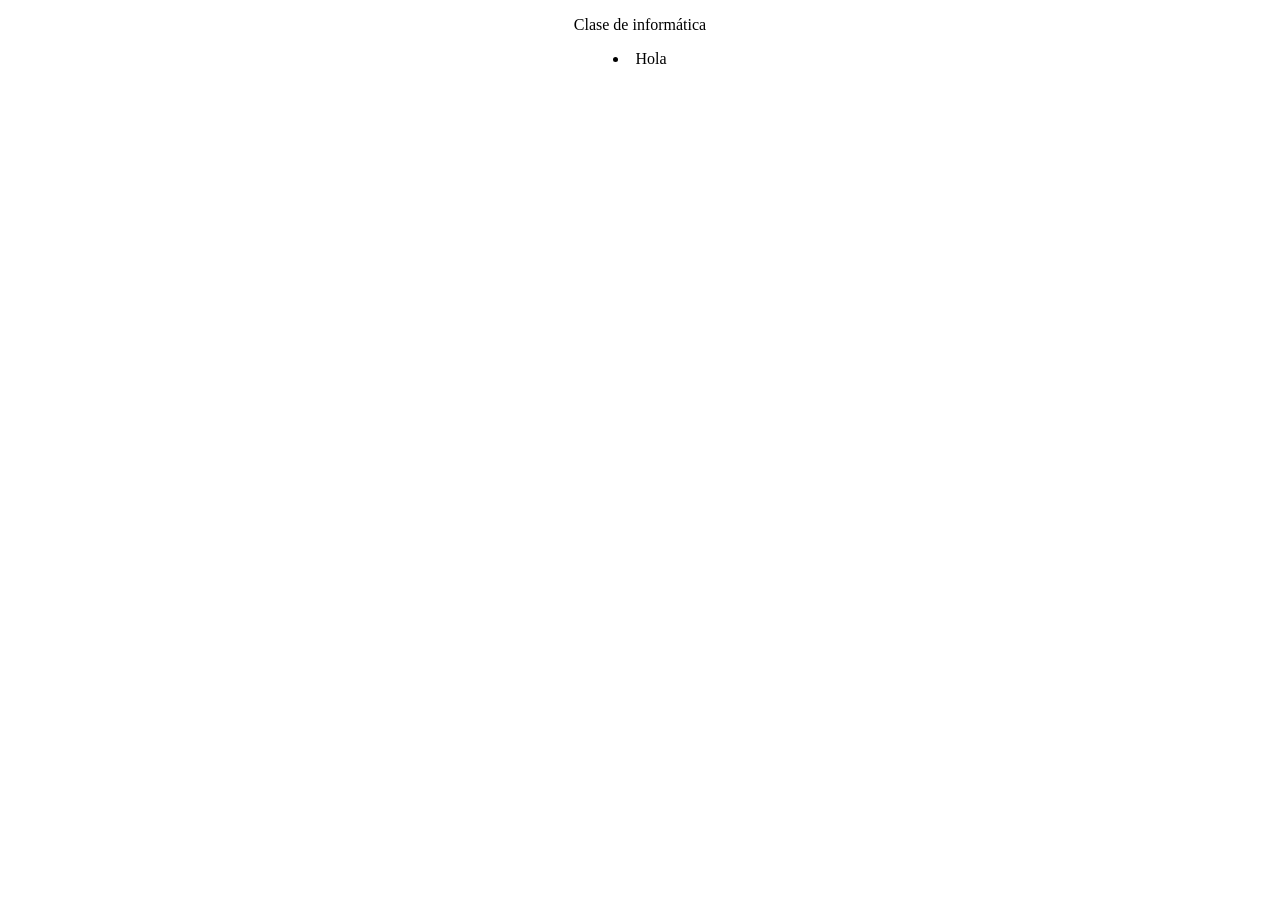
<file: Info.ce/index.html>
<!DOCTYPE html>
<html lang="en">
<head>
    <meta charset="UTF-8">
    <meta name="viewport" content="width=device-width, initial-scale=1.0">
    <title>Document</title>

    <style>
        .Color {
            color: green;
        }
    </style>

</head>
<body class="texto">
    <p>Clase de informática
    </p>
</body>
    <li>Hola</li>
    <link rel="stylesheet" href="index.css">
</body>
</html>
</file>
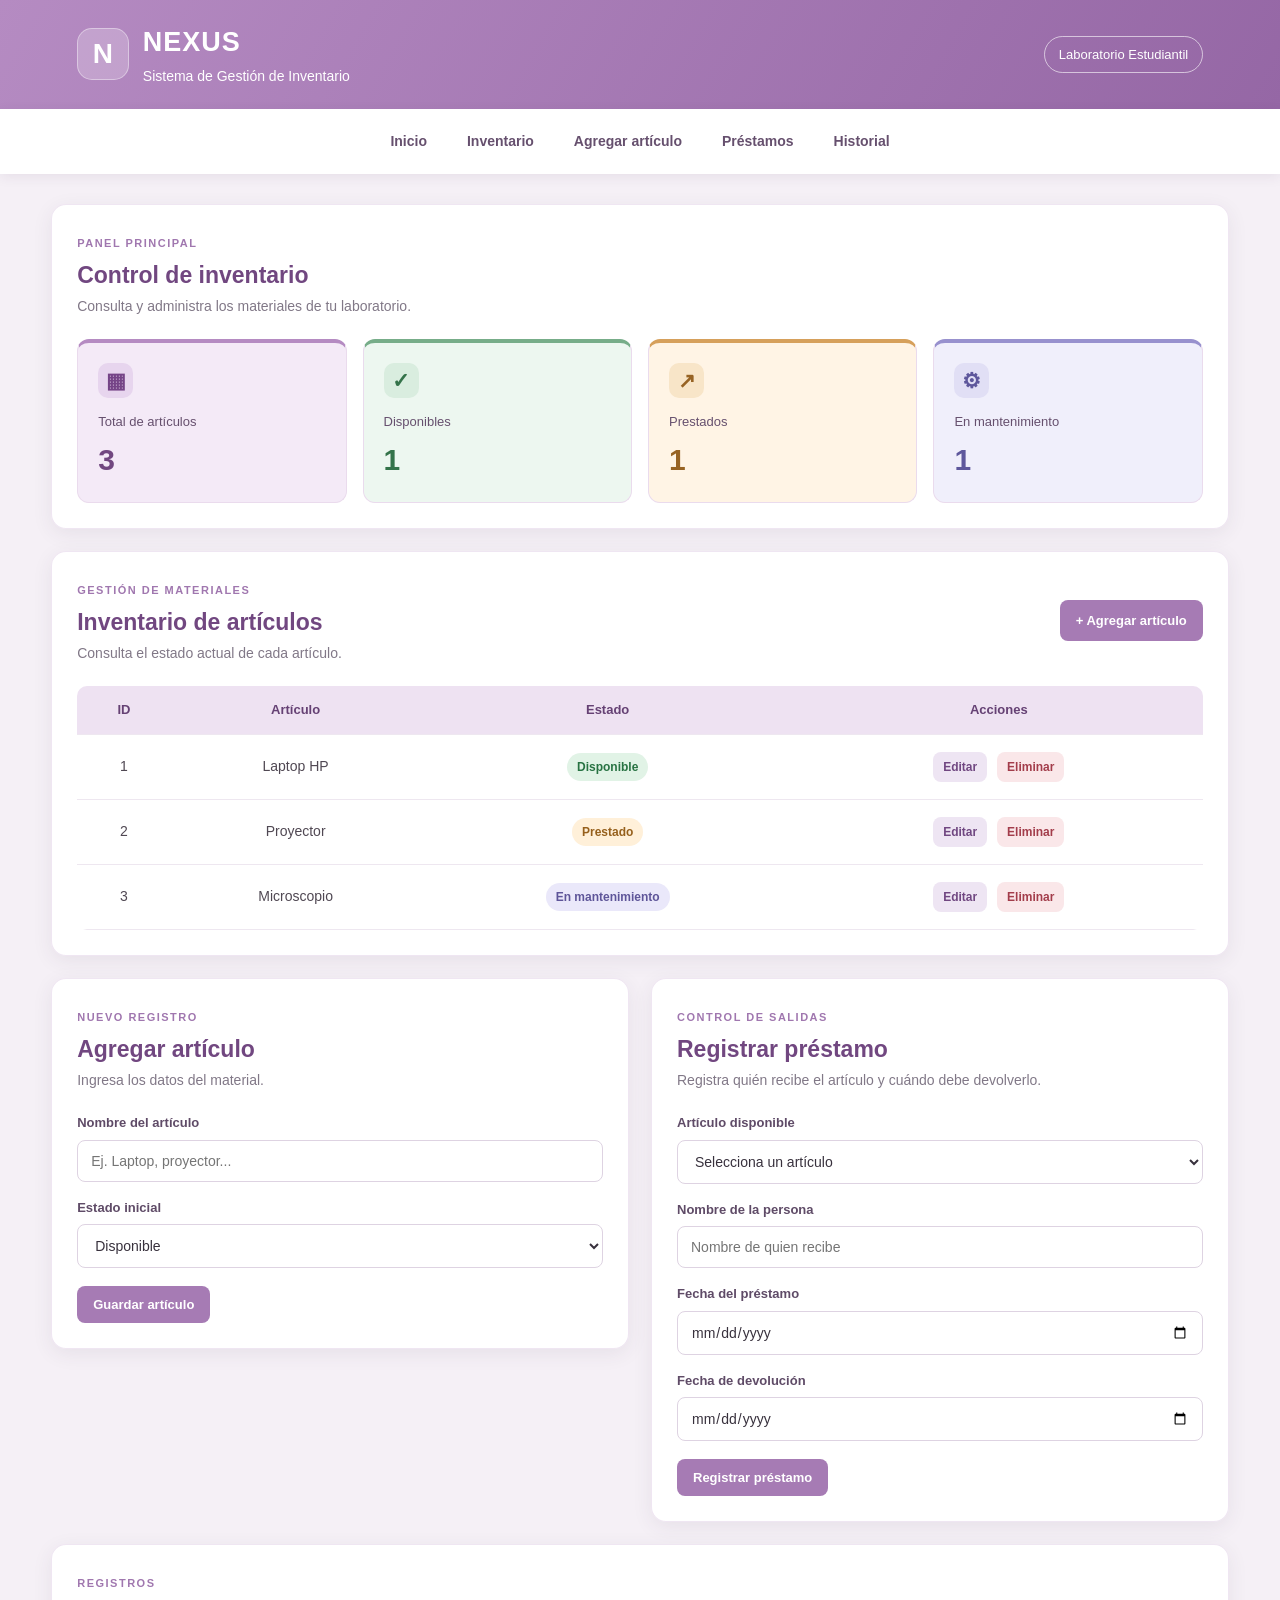
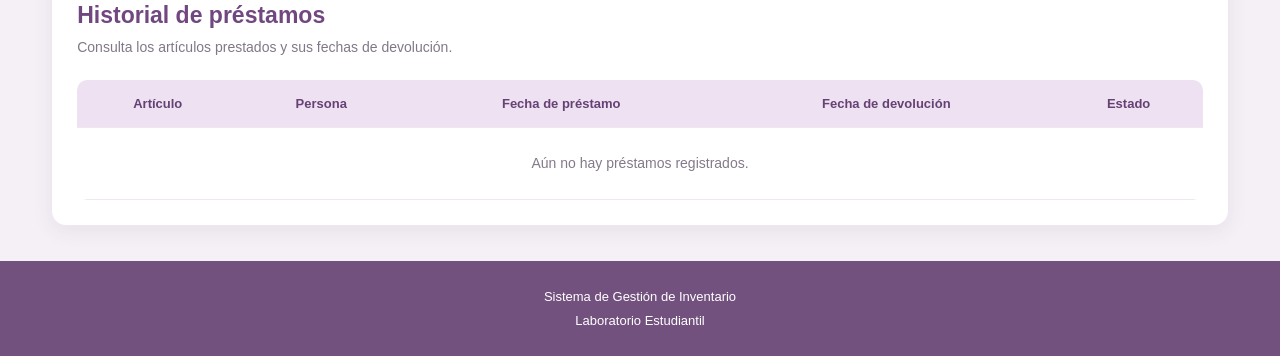
<file: info_B/index.html>
<!DOCTYPE html>
<html lang="es">
<head>
    <meta charset="UTF-8">
    <meta name="viewport" content="width=device-width, initial-scale=1.0">
    <title> Gestión de Inventario</title>
    <link rel="stylesheet" href="index.css">
</head>

<body style="background-image: url('https://static.vecteezy.com/system/resources/previews/002/078/291/non_2x/crumpled-paper-background-free-photo.jpg');
             background-size: cover;
             background-position: center;
             background-repeat: no-repeat;
             background-attachment: fixed;">

<header class="encabezado">
    <div class="marca">
        <div class="logo">N</div>
        <div>
            <h1>NEXUS</h1>
            <p>Sistema de Gestión de Inventario</p>
        </div>
    </div>
    <span class="etiqueta-laboratorio">Laboratorio Estudiantil</span>
</header>

<nav>
    <a href="#inicio">Inicio</a>
    <a href="#inventario">Inventario</a>
    <a href="#agregar">Agregar artículo</a>
    <a href="#prestamos">Préstamos</a>
    <a href="#historial">Historial</a>
</nav>

<main>
    <section id="inicio" class="bienvenida">
        <div class="titulo-seccion">
            <div>
                <span class="subtitulo">PANEL PRINCIPAL</span>
                <h2>Control de inventario</h2>
                <p>Consulta y administra los materiales de tu laboratorio.</p>
            </div>
        </div>

        <div class="resumen">
            <div class="tarjeta">
                <span class="icono">▦</span>
                <h3>Total de artículos</h3>
                <p id="total">0</p>
            </div>

            <div class="tarjeta disponible">
                <span class="icono">✓</span>
                <h3>Disponibles</h3>
                <p id="disponibles">0</p>
            </div>

            <div class="tarjeta prestado">
                <span class="icono">↗</span>
                <h3>Prestados</h3>
                <p id="prestados">0</p>
            </div>

            <div class="tarjeta mantenimiento">
                <span class="icono">⚙</span>
                <h3>En mantenimiento</h3>
                <p id="mantenimiento">0</p>
            </div>
        </div>
    </section>

    <section id="inventario" class="panel">
        <div class="titulo-seccion">
            <div>
                <span class="subtitulo">GESTIÓN DE MATERIALES</span>
                <h2>Inventario de artículos</h2>
                <p>Consulta el estado actual de cada artículo.</p>
            </div>
            <a href="#agregar" class="enlace-boton">+ Agregar artículo</a>
        </div>

        <div class="tabla-contenedor">
            <table>
                <thead>
                    <tr>
                        <th>ID</th>
                        <th>Artículo</th>
                        <th>Estado</th>
                        <th>Acciones</th>
                    </tr>
                </thead>
                <tbody id="tablaInventario"></tbody>
            </table>
        </div>
    </section>

    <section id="agregar" class="panel">
        <div class="titulo-seccion">
            <div>
                <span class="subtitulo">NUEVO REGISTRO</span>
                <h2>Agregar artículo</h2>
                <p>Ingresa los datos del material.</p>
            </div>
        </div>

        <form id="formulario">
            <label for="nombre">Nombre del artículo</label>
            <input type="text" id="nombre"
                   placeholder="Ej. Laptop, proyector..."
                   required>

            <label for="estado">Estado inicial</label>
            <select id="estado">
                <option value="Disponible">Disponible</option>
                <option value="Prestado">Prestado</option>
                <option value="En mantenimiento">En mantenimiento</option>
            </select>

            <button type="submit">Guardar artículo</button>
        </form>
    </section>

    <section id="prestamos" class="panel">
        <div class="titulo-seccion">
            <div>
                <span class="subtitulo">CONTROL DE SALIDAS</span>
                <h2>Registrar préstamo</h2>
                <p>Registra quién recibe el artículo y cuándo debe devolverlo.</p>
            </div>
        </div>

        <form id="formPrestamo">
            <label for="articuloPrestamo">Artículo disponible</label>
            <select id="articuloPrestamo" required>
                <option value="">Selecciona un artículo</option>
            </select>

            <label for="persona">Nombre de la persona</label>
            <input type="text" id="persona"
                   placeholder="Nombre de quien recibe"
                   required>

            <label for="fechaPrestamo">Fecha del préstamo</label>
            <input type="date" id="fechaPrestamo" required>

            <label for="fechaDevolucion">Fecha de devolución</label>
            <input type="date" id="fechaDevolucion" required>

            <button type="submit">Registrar préstamo</button>
        </form>
    </section>

    <section id="historial" class="panel">
        <div class="titulo-seccion">
            <div>
                <span class="subtitulo">REGISTROS</span>
                <h2>Historial de préstamos</h2>
                <p>Consulta los artículos prestados y sus fechas de devolución.</p>
            </div>
        </div>

        <div class="tabla-contenedor">
            <table>
                <thead>
                    <tr>
                        <th>Artículo</th>
                        <th>Persona</th>
                        <th>Fecha de préstamo</th>
                        <th>Fecha de devolución</th>
                        <th>Estado</th>
                    </tr>
                </thead>
                <tbody id="historialTabla"></tbody>
            </table>
        </div>
    </section>

</main>

<footer>
    <p> Sistema de Gestión de Inventario</p>
    <p>Laboratorio Estudiantil</p>
</footer>

<script>
const $ = id => document.getElementById(id);

let articulos = JSON.parse(localStorage.getItem("articulos")) || [
    { id: 1, nombre: "Laptop HP", estado: "Disponible" },
    { id: 2, nombre: "Proyector", estado: "Prestado" },
    { id: 3, nombre: "Microscopio", estado: "En mantenimiento" }
];

let prestamos = JSON.parse(localStorage.getItem("prestamos")) || [];

function guardarDatos() {
    localStorage.setItem("articulos", JSON.stringify(articulos));
    localStorage.setItem("prestamos", JSON.stringify(prestamos));
}

function mostrar() {
    $("tablaInventario").innerHTML = articulos.map((a, i) => `
        <tr>
            <td>${a.id}</td>
            <td>${a.nombre}</td>
            <td><span class="estado ${claseEstado(a.estado)}">${a.estado}</span></td>
            <td class="acciones">
                <button type="button" class="boton-editar"
                    onclick="editar(${i})">Editar</button>
                <button type="button" class="boton-eliminar"
                    onclick="eliminar(${i})">Eliminar</button>
            </td>
        </tr>
    `).join("");

    $("total").textContent = articulos.length;
    $("disponibles").textContent =
        articulos.filter(a => a.estado === "Disponible").length;
    $("prestados").textContent =
        articulos.filter(a => a.estado === "Prestado").length;
    $("mantenimiento").textContent =
        articulos.filter(a => a.estado === "En mantenimiento").length;

    const disponibles = articulos.filter(a => a.estado === "Disponible");

    $("articuloPrestamo").innerHTML =
        '<option value="">Selecciona un artículo</option>' +
        disponibles.map(a =>
            `<option value="${a.id}">${a.nombre}</option>`
        ).join("");

    mostrarPrestamos();
    guardarDatos();
}

function claseEstado(estado) {
    if (estado === "Disponible") return "estado-disponible";
    if (estado === "Prestado") return "estado-prestado";
    return "estado-mantenimiento";
}

$("formulario").addEventListener("submit", function(e) {
    e.preventDefault();

    const nombre = $("nombre").value.trim();
    const estado = $("estado").value;

    if (!nombre) return;

    const nuevoId = Math.max(0, ...articulos.map(a => Number(a.id))) + 1;

    articulos.push({
        id: nuevoId,
        nombre: nombre,
        estado: estado
    });

    mostrar();
    this.reset();
    alert("Artículo agregado correctamente.");
});

function eliminar(i) {
    const articulo = articulos[i];

    const tienePrestamoActivo = prestamos.some(p =>
        Number(p.articuloId) === Number(articulo.id) && !p.devuelto
    );

    if (tienePrestamoActivo) {
        alert("No puedes eliminar un artículo con un préstamo activo.");
        return;
    }

    if (confirm("¿Deseas eliminar este artículo?")) {
        articulos.splice(i, 1);
        mostrar();
    }
}

function editar(i) {
    const articulo = articulos[i];

    const nombreNuevo = prompt("Nombre del artículo:", articulo.nombre);
    if (nombreNuevo === null || !nombreNuevo.trim()) return;

    const estadoNuevo = prompt(
        "Escribe el estado: Disponible, Prestado o En mantenimiento",
        articulo.estado
    );

    if (estadoNuevo === null) return;

    const estadosValidos = [
        "Disponible", "Prestado", "En mantenimiento"
    ];

    const estadoCorrecto = estadosValidos.find(
        e => e.toLowerCase() === estadoNuevo.trim().toLowerCase()
    );

    if (!estadoCorrecto) {
        alert("Estado no válido.");
        return;
    }

    articulo.nombre = nombreNuevo.trim();
    articulo.estado = estadoCorrecto;

    mostrar();
}

function mostrarPrestamos() {
    $("historialTabla").innerHTML = prestamos.map(p => {
        const fecha = p.fecha || "";
        const devolucion = p.devolucion || "";
        const devuelto = Boolean(p.devuelto);

        return `
            <tr>
                <td>${p.articulo}</td>
                <td>${p.persona}</td>
                <td>${fecha}</td>
                <td>${devolucion}</td>
                <td>
                    ${devuelto
                        ? '<span class="estado estado-disponible">Devuelto</span>'
                        : '<span class="estado estado-prestado">Pendiente</span>'}
                    ${!devuelto && p.articuloId != null
                        ? `<button type="button" class="boton-editar"
                            onclick="marcarDevuelto(${p.id})">Marcar devuelto</button>`
                        : ""}
                </td>
            </tr>
        `;
    }).join("");

    if (prestamos.length === 0) {
        $("historialTabla").innerHTML =
            '<tr><td colspan="5" class="vacio">Aún no hay préstamos registrados.</td></tr>';
    }
}

$("formPrestamo").addEventListener("submit", function(e) {
    e.preventDefault();

    const articuloId = Number($("articuloPrestamo").value);
    const persona = $("persona").value.trim();
    const fecha = $("fechaPrestamo").value;
    const devolucion = $("fechaDevolucion").value;

    if (!articuloId || !persona || !fecha || !devolucion) {
        alert("Completa todos los campos.");
        return;
    }

    if (devolucion < fecha) {
        alert("La fecha de devolución no puede ser anterior al préstamo.");
        return;
    }

    const articulo = articulos.find(a => Number(a.id) === articuloId);

    if (!articulo || articulo.estado !== "Disponible") {
        alert("El artículo ya no está disponible para préstamo.");
        mostrar();
        return;
    }

    const nuevoPrestamo = {
        id: Date.now(),
        articuloId: articulo.id,
        articulo: articulo.nombre,
        persona: persona,
        fecha: fecha,
        devolucion: devolucion,
        devuelto: false
    };

    prestamos.push(nuevoPrestamo);
    articulo.estado = "Prestado";

    mostrar();
    this.reset();

    alert("¡Préstamo registrado correctamente!");
});

function marcarDevuelto(id) {
    const prestamo = prestamos.find(p => Number(p.id) === Number(id));
    if (!prestamo || prestamo.devuelto) return;

    if (!confirm("¿Confirmas que el artículo fue devuelto?")) return;

    prestamo.devuelto = true;

    const articulo = articulos.find(
        a => Number(a.id) === Number(prestamo.articuloId)
    );

    if (articulo) {
        articulo.estado = "Disponible";
    }

    mostrar();
    alert("Devolución registrada correctamente.");
}

mostrar();
</script>

</body>
</html>
</file>
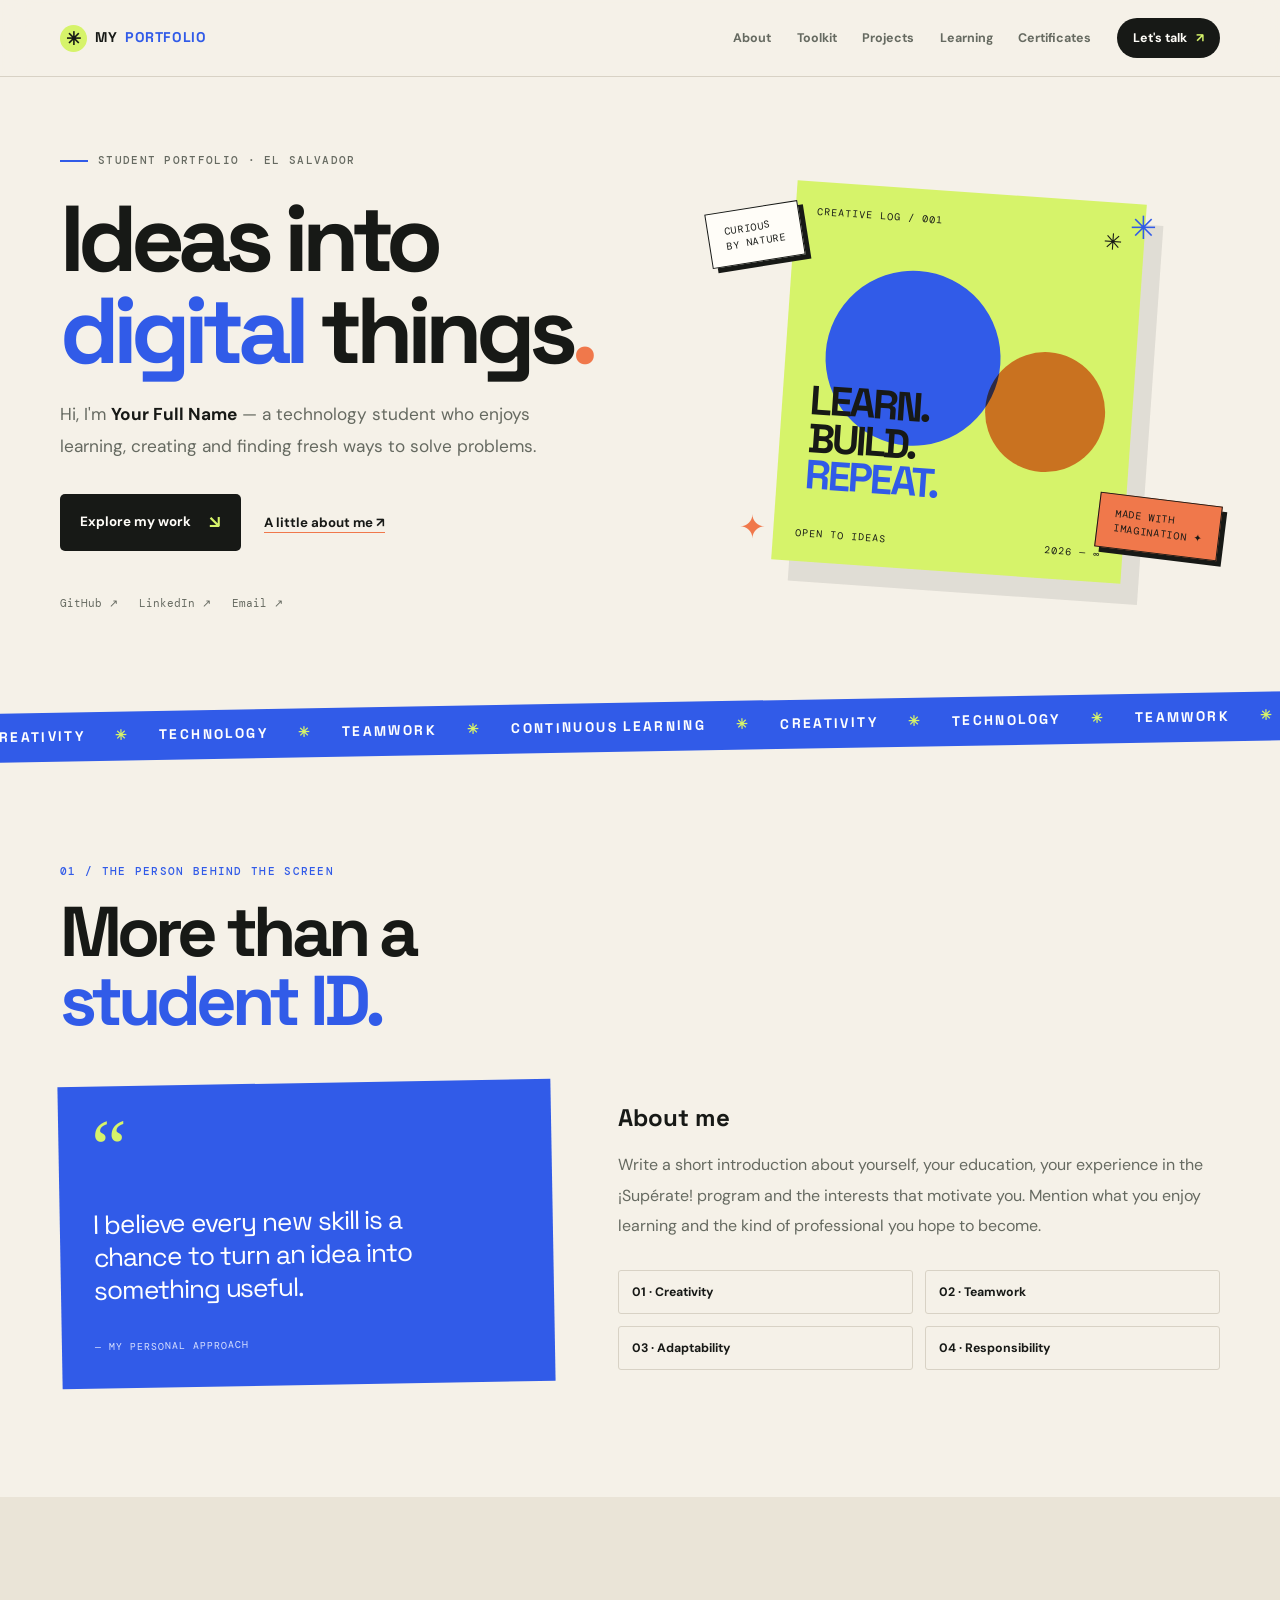
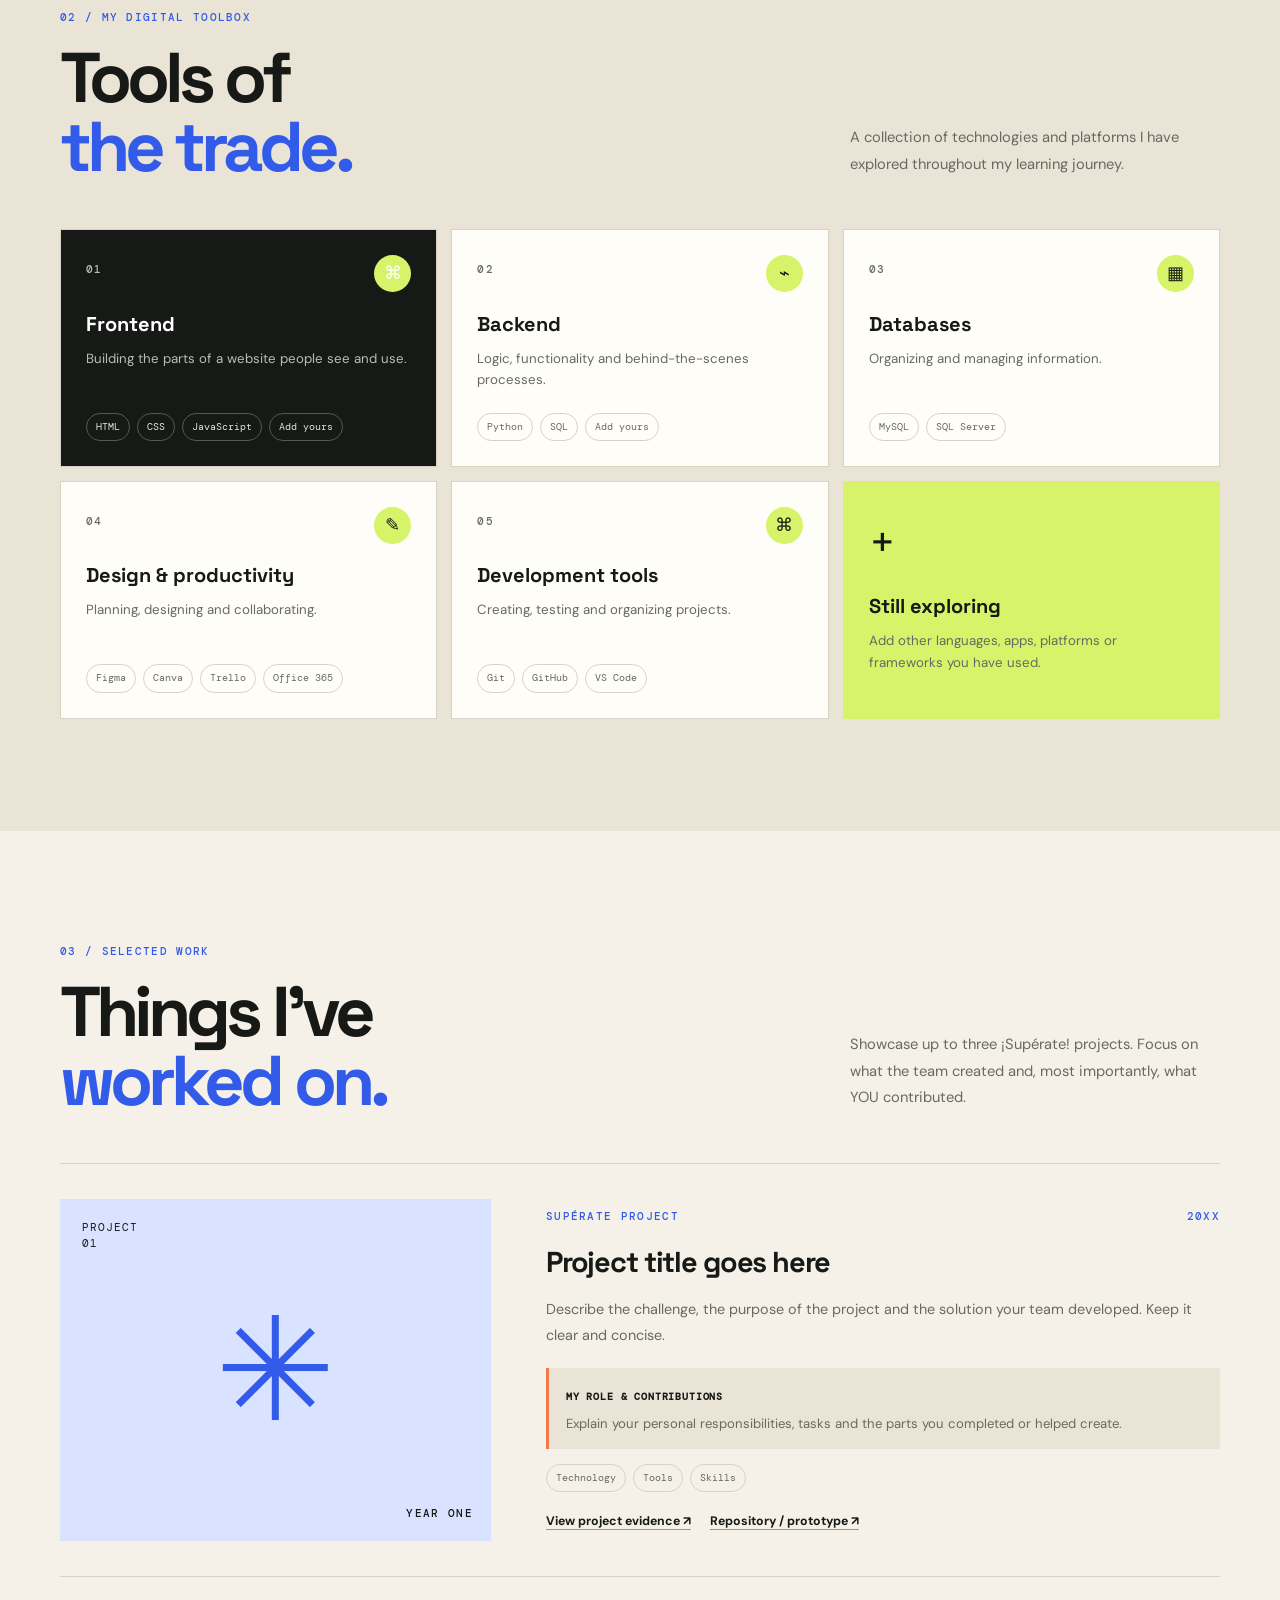
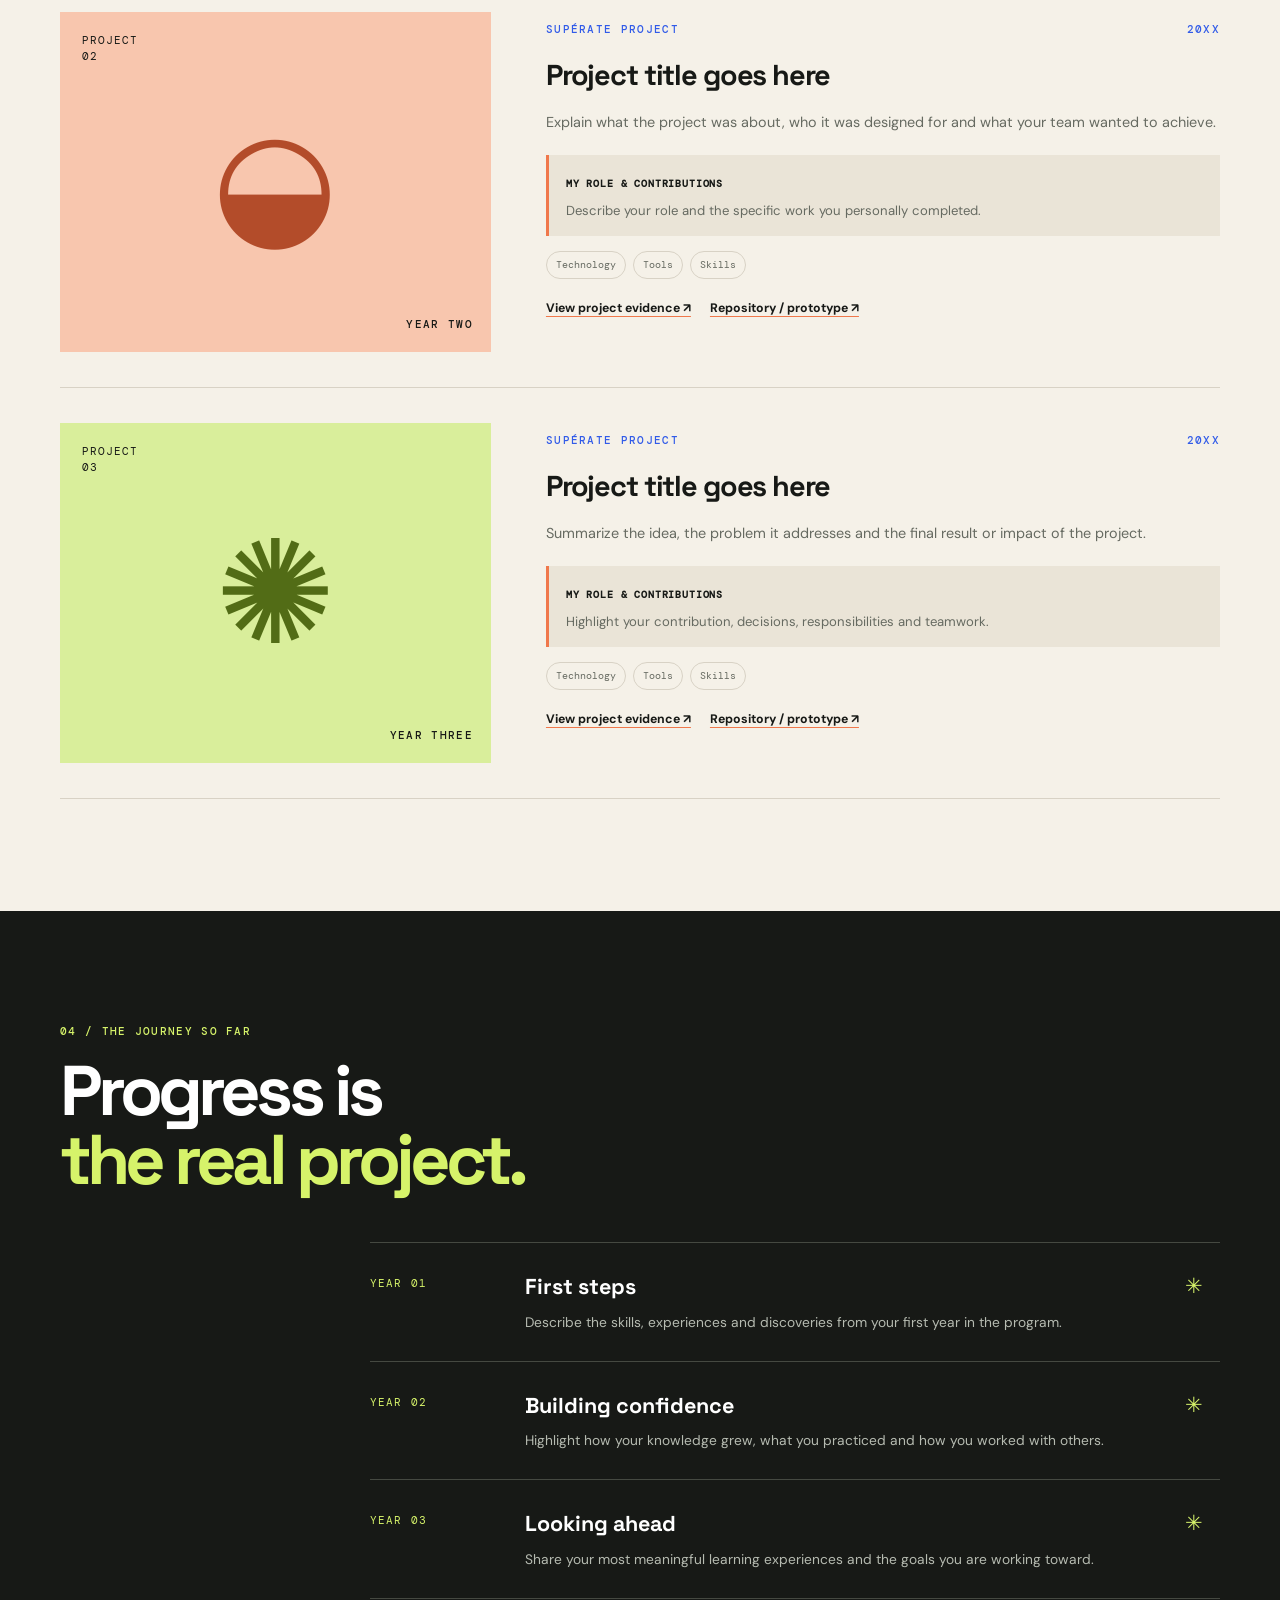
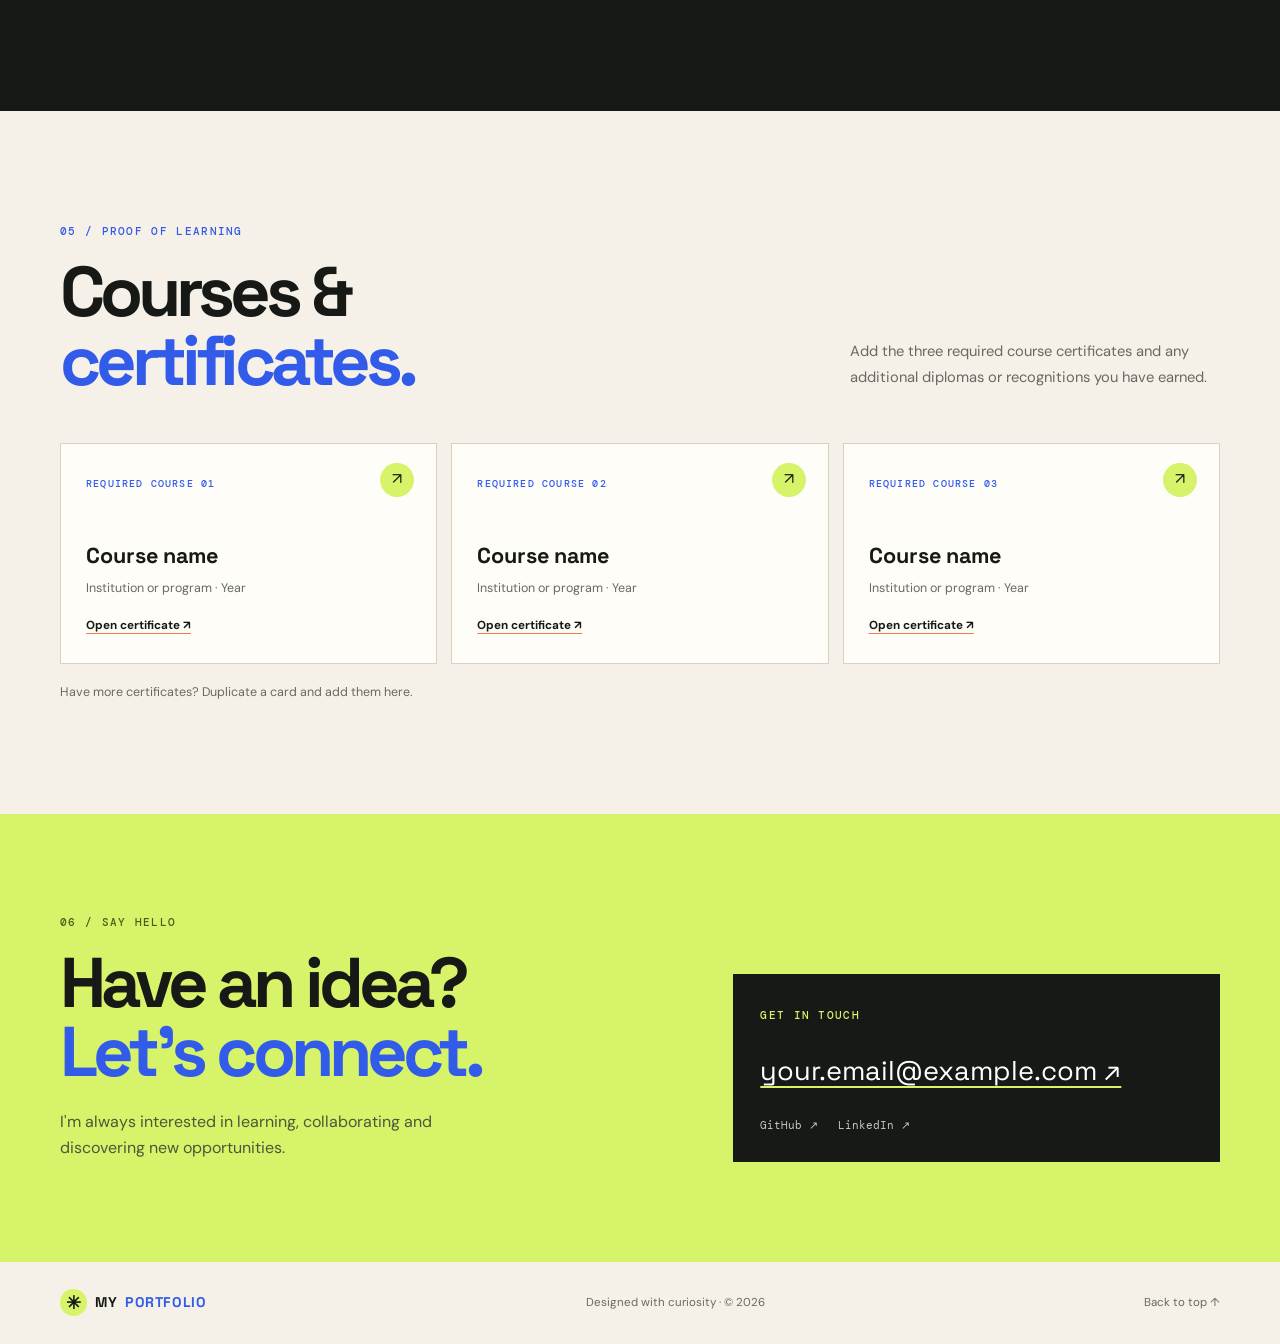
<file: Rediseing/My-Portfolio/index.html>
<!DOCTYPE html>
<html lang="en">
<head>
    <meta charset="UTF-8">
    <meta name="viewport" content="width=device-width, initial-scale=1.0">
    <meta name="description" content="My student and technology portfolio">
    <title>My Portfolio | Creative Technologist</title>
    <link rel="preconnect" href="https://fonts.googleapis.com">
    <link rel="preconnect" href="https://fonts.gstatic.com" crossorigin>
    <link href="https://fonts.googleapis.com/css2?family=DM+Mono:wght@400;500&family=DM+Sans:wght@400;500;600;700;800&family=Space+Grotesk:wght@500;600;700&display=swap" rel="stylesheet">
    <link rel="stylesheet" href="style.css">
</head>
<body>
    <header class="topbar">
        <nav class="nav wrap">
            <a class="brand" href="#home"><span class="brand-mark">✳</span> MY<span>PORTFOLIO</span></a>
            <div class="nav-menu">
                <a href="#about">About</a>
                <a href="#toolkit">Toolkit</a>
                <a href="#work">Projects</a>
                <a href="#learning">Learning</a>
                <a href="#certificates">Certificates</a>
                <a class="nav-pill" href="#contact">Let's talk <span>↗</span></a>
            </div>
        </nav>
    </header>

    <main>
        <!-- PROFILE / HOME -->
        <section class="hero wrap" id="home">
            <div class="hero-copy">
                <p class="overline"><span class="overline-line"></span> STUDENT PORTFOLIO · EL SALVADOR</p>
                <h1>Ideas into<br><em>digital</em> things<span class="period">.</span></h1>
                <p class="hero-intro">Hi, I'm <strong>Your Full Name</strong> — a technology student who enjoys learning, creating and finding fresh ways to solve problems.</p>
                <div class="hero-buttons">
                    <a class="btn btn-dark" href="#work">Explore my work <span>↘</span></a>
                    <a class="text-link" href="#about">A little about me <span>↗</span></a>
                </div>
                <div class="quick-links">
                    <a href="#" target="_blank" rel="noopener noreferrer">GitHub ↗</a>
                    <a href="#" target="_blank" rel="noopener noreferrer">LinkedIn ↗</a>
                    <a href="mailto:your.email@example.com">Email ↗</a>
                </div>
            </div>
            <div class="hero-art" aria-label="Decorative portfolio illustration">
                <div class="art-sticker sticker-one">CURIOUS<br>BY NATURE</div>
                <div class="art-paper">
                    <div class="paper-top"><span>CREATIVE LOG / 001</span><span>✳</span></div>
                    <div class="paper-shape shape-a"></div>
                    <div class="paper-shape shape-b"></div>
                    <div class="paper-caption">LEARN.<br>BUILD.<br><span>REPEAT.</span></div>
                    <div class="paper-footer"><span>OPEN TO IDEAS</span><span>2026 — ∞</span></div>
                </div>
                <div class="art-sticker sticker-two">MADE WITH<br>IMAGINATION ✦</div>
                <span class="art-spark spark-a">✳</span>
                <span class="art-spark spark-b">✦</span>
            </div>
        </section>

        <div class="ticker" aria-hidden="true">
            <div class="ticker-track">CREATIVITY <span>✳</span> TECHNOLOGY <span>✳</span> TEAMWORK <span>✳</span> CONTINUOUS LEARNING <span>✳</span> CREATIVITY <span>✳</span> TECHNOLOGY <span>✳</span> TEAMWORK <span>✳</span> CONTINUOUS LEARNING <span>✳</span></div>
        </div>

        <!-- ABOUT ME -->
        <section class="section wrap" id="about">
            <div class="section-head">
                <p class="section-index">01 / THE PERSON BEHIND THE SCREEN</p>
                <h2>More than a<br><em>student ID.</em></h2>
            </div>
            <div class="about-grid">
                <div class="about-note">
                    <span class="note-symbol">“</span>
                    <p class="note-quote">I believe every new skill is a chance to turn an idea into something useful.</p>
                    <span class="note-signature">— MY PERSONAL APPROACH</span>
                </div>
                <div class="about-text">
                    <h3>About me</h3>
                    <p>Write a short introduction about yourself, your education, your experience in the ¡Supérate! program and the interests that motivate you. Mention what you enjoy learning and the kind of professional you hope to become.</p>
                    <div class="strengths">
                        <span>01 · Creativity</span><span>02 · Teamwork</span>
                        <span>03 · Adaptability</span><span>04 · Responsibility</span>
                    </div>
                </div>
            </div>
        </section>

        <!-- TECHNICAL TOOLS -->
        <section class="section toolkit-section" id="toolkit">
            <div class="wrap">
                <div class="section-head section-head-row">
                    <div><p class="section-index">02 / MY DIGITAL TOOLBOX</p><h2>Tools of<br><em>the trade.</em></h2></div>
                    <p class="section-side-copy">A collection of technologies and platforms I have explored throughout my learning journey.</p>
                </div>
                <div class="tool-grid">
                    <article class="tool-card tool-feature">
                        <span class="tool-number">01</span><span class="tool-icon">⌘</span>
                        <h3>Frontend</h3><p>Building the parts of a website people see and use.</p>
                        <div class="chips"><span>HTML</span><span>CSS</span><span>JavaScript</span><span>Add yours</span></div>
                    </article>
                    <article class="tool-card">
                        <span class="tool-number">02</span><span class="tool-icon">⌁</span>
                        <h3>Backend</h3><p>Logic, functionality and behind-the-scenes processes.</p>
                        <div class="chips"><span>Python</span><span>SQL</span><span>Add yours</span></div>
                    </article>
                    <article class="tool-card">
                        <span class="tool-number">03</span><span class="tool-icon">▦</span>
                        <h3>Databases</h3><p>Organizing and managing information.</p>
                        <div class="chips"><span>MySQL</span><span>SQL Server</span></div>
                    </article>
                    <article class="tool-card">
                        <span class="tool-number">04</span><span class="tool-icon">✎</span>
                        <h3>Design & productivity</h3><p>Planning, designing and collaborating.</p>
                        <div class="chips"><span>Figma</span><span>Canva</span><span>Trello</span><span>Office 365</span></div>
                    </article>
                    <article class="tool-card">
                        <span class="tool-number">05</span><span class="tool-icon">⌘</span>
                        <h3>Development tools</h3><p>Creating, testing and organizing projects.</p>
                        <div class="chips"><span>Git</span><span>GitHub</span><span>VS Code</span></div>
                    </article>
                    <article class="tool-card tool-add">
                        <span class="add-plus">+</span><h3>Still exploring</h3><p>Add other languages, apps, platforms or frameworks you have used.</p>
                    </article>
                </div>
            </div>
        </section>

        <!-- PROJECTS -->
        <section class="section wrap" id="work">
            <div class="section-head section-head-row">
                <div><p class="section-index">03 / SELECTED WORK</p><h2>Things I've<br><em>worked on.</em></h2></div>
                <p class="section-side-copy">Showcase up to three ¡Supérate! projects. Focus on what the team created and, most importantly, what YOU contributed.</p>
            </div>
            <div class="project-list">
                <article class="project-row">
                    <div class="project-art project-art-one"><span class="project-count">PROJECT<br>01</span><span class="project-glyph">✳</span><span class="project-art-label">YEAR ONE</span></div>
                    <div class="project-info">
                        <div class="project-meta"><span>SUPÉRATE PROJECT</span><span>20XX</span></div>
                        <h3>Project title goes here</h3>
                        <p>Describe the challenge, the purpose of the project and the solution your team developed. Keep it clear and concise.</p>
                        <div class="role-box"><strong>MY ROLE & CONTRIBUTIONS</strong><p>Explain your personal responsibilities, tasks and the parts you completed or helped create.</p></div>
                        <div class="chips"><span>Technology</span><span>Tools</span><span>Skills</span></div>
                        <div class="evidence-links"><a href="#" target="_blank" rel="noopener noreferrer">View project evidence ↗</a><a href="#" target="_blank" rel="noopener noreferrer">Repository / prototype ↗</a></div>
                    </div>
                </article>
                <article class="project-row">
                    <div class="project-art project-art-two"><span class="project-count">PROJECT<br>02</span><span class="project-glyph">◒</span><span class="project-art-label">YEAR TWO</span></div>
                    <div class="project-info">
                        <div class="project-meta"><span>SUPÉRATE PROJECT</span><span>20XX</span></div>
                        <h3>Project title goes here</h3>
                        <p>Explain what the project was about, who it was designed for and what your team wanted to achieve.</p>
                        <div class="role-box"><strong>MY ROLE & CONTRIBUTIONS</strong><p>Describe your role and the specific work you personally completed.</p></div>
                        <div class="chips"><span>Technology</span><span>Tools</span><span>Skills</span></div>
                        <div class="evidence-links"><a href="#" target="_blank" rel="noopener noreferrer">View project evidence ↗</a><a href="#" target="_blank" rel="noopener noreferrer">Repository / prototype ↗</a></div>
                    </div>
                </article>
                <article class="project-row">
                    <div class="project-art project-art-three"><span class="project-count">PROJECT<br>03</span><span class="project-glyph">✺</span><span class="project-art-label">YEAR THREE</span></div>
                    <div class="project-info">
                        <div class="project-meta"><span>SUPÉRATE PROJECT</span><span>20XX</span></div>
                        <h3>Project title goes here</h3>
                        <p>Summarize the idea, the problem it addresses and the final result or impact of the project.</p>
                        <div class="role-box"><strong>MY ROLE & CONTRIBUTIONS</strong><p>Highlight your contribution, decisions, responsibilities and teamwork.</p></div>
                        <div class="chips"><span>Technology</span><span>Tools</span><span>Skills</span></div>
                        <div class="evidence-links"><a href="#" target="_blank" rel="noopener noreferrer">View project evidence ↗</a><a href="#" target="_blank" rel="noopener noreferrer">Repository / prototype ↗</a></div>
                    </div>
                </article>
            </div>
        </section>

        <!-- LEARNING JOURNEY -->
        <section class="section learning-section" id="learning">
            <div class="wrap">
                <div class="section-head">
                    <p class="section-index">04 / THE JOURNEY SO FAR</p>
                    <h2>Progress is<br><em>the real project.</em></h2>
                </div>
                <div class="timeline">
                    <article class="timeline-item"><span class="timeline-year">YEAR 01</span><div><h3>First steps</h3><p>Describe the skills, experiences and discoveries from your first year in the program.</p></div><span class="timeline-star">✳</span></article>
                    <article class="timeline-item"><span class="timeline-year">YEAR 02</span><div><h3>Building confidence</h3><p>Highlight how your knowledge grew, what you practiced and how you worked with others.</p></div><span class="timeline-star">✳</span></article>
                    <article class="timeline-item"><span class="timeline-year">YEAR 03</span><div><h3>Looking ahead</h3><p>Share your most meaningful learning experiences and the goals you are working toward.</p></div><span class="timeline-star">✳</span></article>
                </div>
            </div>
        </section>

        <!-- CERTIFICATES -->
        <section class="section wrap" id="certificates">
            <div class="section-head section-head-row">
                <div><p class="section-index">05 / PROOF OF LEARNING</p><h2>Courses &<br><em>certificates.</em></h2></div>
                <p class="section-side-copy">Add the three required course certificates and any additional diplomas or recognitions you have earned.</p>
            </div>
            <div class="certificate-grid">
                <a class="certificate-card" href="#" target="_blank" rel="noopener noreferrer"><span class="certificate-type">REQUIRED COURSE 01</span><span class="certificate-icon">↗</span><h3>Course name</h3><p>Institution or program · Year</p><span class="certificate-open">Open certificate ↗</span></a>
                <a class="certificate-card" href="#" target="_blank" rel="noopener noreferrer"><span class="certificate-type">REQUIRED COURSE 02</span><span class="certificate-icon">↗</span><h3>Course name</h3><p>Institution or program · Year</p><span class="certificate-open">Open certificate ↗</span></a>
                <a class="certificate-card" href="#" target="_blank" rel="noopener noreferrer"><span class="certificate-type">REQUIRED COURSE 03</span><span class="certificate-icon">↗</span><h3>Course name</h3><p>Institution or program · Year</p><span class="certificate-open">Open certificate ↗</span></a>
            </div>
            <p class="extra-cert-note">Have more certificates? Duplicate a card and add them here.</p>
        </section>

        <!-- CONTACT -->
        <section class="contact-section" id="contact">
            <div class="wrap contact-wrap">
                <div><p class="section-index">06 / SAY HELLO</p><h2>Have an idea?<br><em>Let's connect.</em></h2><p class="contact-copy">I'm always interested in learning, collaborating and discovering new opportunities.</p></div>
                <div class="contact-card">
                    <span class="contact-label">GET IN TOUCH</span>
                    <a class="contact-email" href="mailto:your.email@example.com">your.email@example.com ↗</a>
                    <div class="contact-socials"><a href="#" target="_blank" rel="noopener noreferrer">GitHub ↗</a><a href="#" target="_blank" rel="noopener noreferrer">LinkedIn ↗</a></div>
                </div>
            </div>
        </section>
    </main>

    <footer class="footer wrap"><a class="brand" href="#home"><span class="brand-mark">✳</span> MY<span>PORTFOLIO</span></a><p>Designed with curiosity · © 2026</p><a href="#home">Back to top ↑</a></footer>
</body>
</html>
</file>
<file: Info.ce/index.css>
.texto {
    text-align: center;
}
</file>
<file: info_B/index.css>
* {
    box-sizing: border-box;
}

html {
    scroll-behavior: smooth;
    scroll-padding-top: 90px;
}

body {
    font-family: Arial, sans-serif;
    margin: 0;
    color: #38313d;
    background-color: #f5f0f6;
    line-height: 1.5;
}


.encabezado {
    background: linear-gradient(120deg, #b58bc2, #9567a5);
    color: white;
    padding: 22px 6%;
    display: flex;
    align-items: center;
    justify-content: space-between;
    gap: 20px;
    flex-wrap: wrap;
}

.marca {
    display: flex;
    align-items: center;
    gap: 14px;
}

.logo {
    width: 52px;
    height: 52px;
    display: flex;
    justify-content: center;
    align-items: center;
    border-radius: 15px;
    background-color: rgba(255, 255, 255, 0.22);
    border: 1px solid rgba(255, 255, 255, 0.4);
    font-size: 28px;
    font-weight: bold;
}

header h1 {
    margin: 0;
    font-size: 27px;
    letter-spacing: 1px;
}

header p {
    margin: 3px 0 0;
    font-size: 14px;
}

.etiqueta-laboratorio {
    padding: 8px 14px;
    border: 1px solid rgba(255, 255, 255, 0.6);
    border-radius: 20px;
    font-size: 13px;
}


nav {
    background-color: #ffffff;
    display: flex;
    justify-content: center;
    align-items: center;
    gap: 8px;
    padding: 12px 5%;
    flex-wrap: wrap;
    box-shadow: 0 3px 12px rgba(65, 42, 74, 0.08);
    position: sticky;
    top: 0;
    z-index: 10;
}

nav a {
    color: #66506e;
    text-decoration: none;
    padding: 10px 16px;
    border-radius: 8px;
    font-size: 14px;
    font-weight: bold;
    transition: background-color 0.2s, color 0.2s;
}

nav a:hover {
    color: #754487;
    background-color: #f1e5f4;
}


main {
    width: 92%;
    max-width: 1250px;
    margin: 30px auto;
    display: grid;
    grid-template-columns: repeat(2, minmax(0, 1fr));
    gap: 22px;
    align-items: start;
}

section {
    background-color: rgba(255, 255, 255, 0.96);
    padding: 25px;
    border: 1px solid rgba(192, 157, 202, 0.25);
    border-radius: 15px;
    box-shadow: 0 5px 20px rgba(69, 45, 78, 0.08);
    min-width: 0;
    scroll-margin-top: 90px;
}

#inicio,
#inventario,
#historial {
    grid-column: 1 / -1;
}


.titulo-seccion {
    display: flex;
    justify-content: space-between;
    align-items: center;
    gap: 15px;
    flex-wrap: wrap;
    margin-bottom: 22px;
}

.titulo-seccion h2 {
    color: #714780;
    font-size: 23px;
    margin: 4px 0;
}

.titulo-seccion p {
    color: #817887;
    font-size: 14px;
    margin: 4px 0 0;
}

.subtitulo {
    color: #a077af;
    font-size: 11px;
    font-weight: bold;
    letter-spacing: 1.5px;
}

.resumen {
    display: grid;
    grid-template-columns: repeat(4, minmax(0, 1fr));
    gap: 16px;
}

.tarjeta {
    padding: 20px;
    background-color: #f4eaf7;
    border: 1px solid #eadbed;
    border-radius: 12px;
    border-top: 4px solid #b58bc2;
    min-width: 0;
}

.tarjeta .icono {
    display: inline-flex;
    width: 35px;
    height: 35px;
    align-items: center;
    justify-content: center;
    border-radius: 10px;
    background-color: #e7d5ee;
    color: #754487;
    font-size: 21px;
    font-weight: bold;
}

.tarjeta h3 {
    color: #66506e;
    font-size: 13px;
    font-weight: normal;
    margin: 14px 0 5px;
}

.tarjeta p {
    color: #714780;
    font-size: 30px;
    font-weight: bold;
    margin: 0;
}

.tarjeta.disponible {
    background-color: #edf7f0;
    border-top-color: #77ad89;
}

.tarjeta.disponible .icono {
    background-color: #d9eddf;
    color: #34734a;
}

.tarjeta.disponible p {
    color: #34734a;
}

.tarjeta.prestado {
    background-color: #fff4e5;
    border-top-color: #d6a05b;
}

.tarjeta.prestado .icono {
    background-color: #f8e5c8;
    color: #976323;
}

.tarjeta.prestado p {
    color: #976323;
}

.tarjeta.mantenimiento {
    background-color: #f0effb;
    border-top-color: #9891ce;
}

.tarjeta.mantenimiento .icono {
    background-color: #e1dff5;
    color: #5e579c;
}

.tarjeta.mantenimiento p {
    color: #5e579c;
}


.tabla-contenedor {
    width: 100%;
    overflow-x: auto;
    border-radius: 10px;
}

table {
    width: 100%;
    border-collapse: collapse;
    background-color: white;
    font-size: 14px;
}

th {
    background-color: #eee2f2;
    color: #654174;
    font-size: 13px;
    font-weight: bold;
    white-space: nowrap;
}

th,
td {
    border-bottom: 1px solid #eee7f0;
    padding: 14px 12px;
    text-align: center;
}

td {
    color: #504853;
}

tbody tr:hover {
    background-color: #faf6fb;
}

.vacio {
    color: #84798a;
    padding: 25px;
}


.estado {
    display: inline-block;
    padding: 5px 10px;
    border-radius: 20px;
    font-size: 12px;
    font-weight: bold;
    white-space: nowrap;
}

.estado-disponible {
    background-color: #e1f3e6;
    color: #287343;
}

.estado-prestado {
    background-color: #fff0d9;
    color: #96601c;
}

.estado-mantenimiento {
    background-color: #eae8fa;
    color: #5e5599;
}


form {
    width: 100%;
}

label {
    display: block;
    margin: 16px 0 7px;
    color: #5f4b67;
    font-size: 13px;
    font-weight: bold;
}

input,
select {
    display: block;
    width: 100%;
    padding: 12px 13px;
    background-color: #fff;
    color: #38313d;
    border: 1px solid #ded3e2;
    border-radius: 8px;
    font-family: Arial, sans-serif;
    font-size: 14px;
    transition: border-color 0.2s, box-shadow 0.2s;
}

input:focus,
select:focus {
    outline: none;
    border-color: #a77bb5;
    box-shadow: 0 0 0 3px rgba(181, 139, 194, 0.17);
}


button,
.enlace-boton {
    display: inline-block;
    padding: 11px 16px;
    margin-top: 18px;
    border: none;
    border-radius: 8px;
    background-color: #a67bb4;
    color: white;
    font-family: Arial, sans-serif;
    font-size: 13px;
    font-weight: bold;
    text-align: center;
    text-decoration: none;
    cursor: pointer;
    transition: background-color 0.2s, transform 0.2s;
}

button:hover,
.enlace-boton:hover {
    background-color: #865995;
    transform: translateY(-1px);
}

.enlace-boton {
    margin-top: 0;
}

.acciones button {
    margin: 3px;
    padding: 8px 10px;
    font-size: 12px;
}

.boton-editar {
    background-color: #eee5f3;
    color: #704781;
}

.boton-editar:hover {
    background-color: #ddc9e7;
}

.boton-eliminar {
    background-color: #fae7e9;
    color: #a33d4b;
}

.boton-eliminar:hover {
    background-color: #f2cbd0;
}


footer {
    margin-top: 35px;
    padding: 22px;
    background-color: #73517e;
    color: white;
    text-align: center;
    font-size: 13px;
}

footer p {
    margin: 4px;
}


@media (max-width: 950px) {
    .resumen {
        grid-template-columns: repeat(2, minmax(0, 1fr));
    }

    main {
        width: 94%;
    }

    section {
        padding: 20px;
    }
}


@media (max-width: 700px) {
    .encabezado {
        padding: 18px 5%;
    }

    header h1 {
        font-size: 22px;
    }

    .etiqueta-laboratorio {
        margin-left: 65px;
    }

    nav {
        position: static;
        gap: 3px;
        padding: 10px;
    }

    nav a {
        padding: 9px 10px;
        font-size: 12px;
    }

    main {
        width: 94%;
        grid-template-columns: 1fr;
        margin: 20px auto;
        gap: 16px;
    }

    #inicio,
    #inventario,
    #historial {
        grid-column: auto;
    }

    section {
        padding: 17px;
        border-radius: 12px;
    }

    .resumen {
        grid-template-columns: repeat(2, minmax(0, 1fr));
        gap: 10px;
    }

    .tarjeta {
        padding: 14px;
    }

    .tarjeta h3 {
        font-size: 12px;
    }

    .tarjeta p {
        font-size: 25px;
    }

    .titulo-seccion h2 {
        font-size: 20px;
    }

    .titulo-seccion p {
        font-size: 13px;
    }

    table {
        min-width: 600px;
    }

    .tabla-contenedor {
        overflow-x: auto;
    }

    .enlace-boton {
        width: 100%;
    }
}

@media (max-width: 380px) {
    .resumen {
        grid-template-columns: 1fr;
    }

    .logo {
        width: 43px;
        height: 43px;
    }

    header h1 {
        font-size: 19px;
    }
}
</file>
<file: Rediseing/My-Portfolio/style.css>
/* =====================================================
   MY PORTFOLIO — EDITORIAL / CREATIVE REDESIGN
   Warm paper + ink + acid-lime + cobalt accents
   ===================================================== */

:root {
    --paper: #f5f1e8;
    --paper-deep: #eae4d7;
    --ink: #171916;
    --muted: #666a61;
    --line: #d8d2c5;
    --lime: #d6f36a;
    --blue: #315be8;
    --orange: #f0784b;
    --white: #fffdf8;
    --display: "Space Grotesk", sans-serif;
    --body: "DM Sans", sans-serif;
    --mono: "DM Mono", monospace;
}

* { margin: 0; padding: 0; box-sizing: border-box; scroll-behavior: smooth; }
body { background: var(--paper); color: var(--ink); font-family: var(--body); line-height: 1.65; overflow-x: hidden; }
a { color: inherit; }
.wrap { width: min(1160px, calc(100% - 56px)); margin-inline: auto; }
::selection { background: var(--lime); color: var(--ink); }

/* Navigation */
.topbar { position: sticky; top: 0; z-index: 100; background: rgba(245,241,232,.92); border-bottom: 1px solid var(--line); backdrop-filter: blur(14px); }
.nav { min-height: 76px; display: flex; justify-content: space-between; align-items: center; gap: 24px; }
.brand { display: inline-flex; align-items: center; gap: 8px; text-decoration: none; font-family: var(--display); font-size: .88rem; font-weight: 700; letter-spacing: .04em; }
.brand > span:last-child { color: var(--blue); }
.brand-mark { display: grid; place-items: center; width: 27px; height: 27px; background: var(--lime); border-radius: 50%; font-size: 1.1rem; }
.nav-menu { display: flex; align-items: center; gap: clamp(12px, 2vw, 27px); }
.nav-menu a { color: var(--muted); text-decoration: none; font-size: .78rem; font-weight: 700; transition: color .2s, transform .2s; }
.nav-menu a:hover { color: var(--blue); transform: translateY(-2px); }
.nav-menu .nav-pill { background: var(--ink); color: var(--white); border-radius: 99px; padding: 10px 16px; }
.nav-pill span { color: var(--lime); margin-left: 6px; }

/* Hero */
.hero { min-height: 625px; display: grid; grid-template-columns: 1.05fr .95fr; align-items: center; gap: 60px; padding-top: 75px; padding-bottom: 90px; }
.overline, .section-index, .project-meta, .project-art-label, .tool-number, .certificate-type, .contact-label { font-family: var(--mono); font-size: .68rem; letter-spacing: .12em; font-weight: 500; }
.overline { display: flex; align-items: center; gap: 10px; color: var(--muted); }
.overline-line { width: 28px; height: 2px; background: var(--blue); }
.hero h1 { margin: 23px 0 23px; font-family: var(--display); font-size: clamp(3.6rem, 7.3vw, 6.4rem); line-height: .98; letter-spacing: -.075em; }
.hero h1 em, .section-head h2 em, .contact-section h2 em { color: var(--blue); font-style: normal; }
.period { color: var(--orange); }
.hero-intro { max-width: 510px; color: var(--muted); font-size: 1.08rem; line-height: 1.85; }
.hero-intro strong { color: var(--ink); }
.hero-buttons { display: flex; align-items: center; flex-wrap: wrap; gap: 23px; margin-top: 31px; }
.btn { display: inline-flex; align-items: center; gap: 18px; padding: 14px 20px; border-radius: 5px; text-decoration: none; font-size: .84rem; font-weight: 700; transition: transform .25s, box-shadow .25s; }
.btn:hover { transform: translateY(-4px); box-shadow: 5px 5px 0 var(--lime); }
.btn-dark { background: var(--ink); color: var(--white); }
.btn-dark span { color: var(--lime); font-size: 1.1rem; }
.text-link { color: var(--ink); font-size: .83rem; font-weight: 700; text-decoration-color: var(--orange); text-underline-offset: 5px; }
.quick-links { display: flex; gap: 21px; margin-top: 43px; }
.quick-links a { color: var(--muted); text-decoration: none; font-family: var(--mono); font-size: .7rem; }
.quick-links a:hover { color: var(--blue); }

/* Hero artwork */
.hero-art { position: relative; min-height: 430px; display: grid; place-items: center; }
.art-paper { position: relative; width: min(350px, 78%); height: 380px; padding: 22px; background: var(--lime); box-shadow: 18px 20px 0 rgba(23,25,22,.09); transform: rotate(4deg); animation: paperFloat 6s ease-in-out infinite; }
.paper-top, .paper-footer { display: flex; justify-content: space-between; font-family: var(--mono); font-size: .62rem; letter-spacing: .1em; }
.paper-top span:last-child { font-size: 1.4rem; }
.paper-shape { position: absolute; border-radius: 50%; }
.shape-a { width: 175px; height: 175px; background: var(--blue); top: 82px; left: 40px; }
.shape-b { width: 120px; height: 120px; background: var(--orange); top: 154px; right: 27px; mix-blend-mode: multiply; }
.paper-caption { position: absolute; left: 28px; bottom: 67px; z-index: 2; font-family: var(--display); font-size: 2.55rem; line-height: .92; font-weight: 700; letter-spacing: -.07em; }
.paper-caption span { color: var(--blue); }
.paper-footer { position: absolute; bottom: 20px; left: 22px; right: 22px; }
.art-sticker { position: absolute; z-index: 3; padding: 12px 16px; background: var(--white); border: 1px solid var(--ink); font-family: var(--mono); font-size: .63rem; line-height: 1.45; letter-spacing: .07em; box-shadow: 5px 5px 0 var(--ink); }
.sticker-one { top: 40px; left: 2%; transform: rotate(-9deg); }
.sticker-two { right: 0; bottom: 43px; transform: rotate(7deg); background: var(--orange); }
.art-spark { position: absolute; color: var(--blue); font-size: 2rem; }
.spark-a { top: 8%; right: 12%; }
.spark-b { left: 8%; bottom: 10%; color: var(--orange); }
@keyframes paperFloat { 0%,100% { transform: translateY(0) rotate(4deg); } 50% { transform: translateY(-12px) rotate(2deg); } }

/* Moving ticker */
.ticker { overflow: hidden; background: var(--blue); color: white; padding: 13px 0; transform: rotate(-1deg) scale(1.02); }
.ticker-track { white-space: nowrap; width: max-content; font-family: var(--display); font-weight: 700; font-size: .85rem; letter-spacing: .16em; animation: tickerMove 27s linear infinite; }
.ticker-track span { color: var(--lime); padding: 0 24px; }
@keyframes tickerMove { to { transform: translateX(-30%); } }

/* Shared section */
.section { padding-top: 112px; padding-bottom: 112px; }
.section-head { margin-bottom: 47px; }
.section-index { color: var(--blue); margin-bottom: 17px; }
.section-head h2, .contact-section h2 { font-family: var(--display); font-size: clamp(2.8rem, 5.5vw, 4.7rem); line-height: .98; letter-spacing: -.07em; }
.section-head-row { display: flex; justify-content: space-between; align-items: end; gap: 35px; }
.section-side-copy { max-width: 370px; color: var(--muted); font-size: .92rem; line-height: 1.8; padding-bottom: 5px; }

/* About */
.about-grid { display: grid; grid-template-columns: .9fr 1.1fr; gap: 65px; align-items: stretch; }
.about-note { min-height: 280px; padding: 33px; display: flex; flex-direction: column; justify-content: space-between; background: var(--blue); color: white; transform: rotate(-1deg); }
.note-symbol { color: var(--lime); font-family: Georgia, serif; font-size: 5rem; line-height: .7; }
.note-quote { max-width: 390px; font-family: var(--display); font-size: 1.65rem; line-height: 1.25; letter-spacing: -.04em; }
.note-signature { font-family: var(--mono); font-size: .62rem; letter-spacing: .1em; color: #d9e1ff; }
.about-text { padding: 15px 0; }
.about-text h3 { font-family: var(--display); font-size: 1.5rem; margin-bottom: 13px; }
.about-text > p { color: var(--muted); line-height: 1.9; }
.strengths { display: grid; grid-template-columns: 1fr 1fr; gap: 12px; margin-top: 28px; }
.strengths span { padding: 11px 13px; border: 1px solid var(--line); border-radius: 3px; font-size: .77rem; font-weight: 700; }

/* Toolkit */
.toolkit-section { background: var(--paper-deep); }
.tool-grid { display: grid; grid-template-columns: repeat(3, 1fr); gap: 14px; }
.tool-card { position: relative; min-height: 230px; padding: 25px; background: var(--white); border: 1px solid var(--line); transition: transform .25s, box-shadow .25s; }
.tool-card:hover { transform: translateY(-6px); box-shadow: 7px 7px 0 rgba(49,91,232,.14); }
.tool-number { color: var(--muted); }
.tool-icon { float: right; display: grid; place-items: center; width: 37px; height: 37px; border-radius: 50%; background: var(--lime); font-size: 1.15rem; }
.tool-card h3 { margin-top: 26px; margin-bottom: 7px; font-family: var(--display); font-size: 1.25rem; }
.tool-card p { color: var(--muted); font-size: .83rem; min-height: 48px; }
.chips { display: flex; flex-wrap: wrap; gap: 7px; margin-top: 17px; }
.chips span { padding: 5px 9px; border: 1px solid var(--line); border-radius: 99px; color: var(--muted); font-family: var(--mono); font-size: .62rem; }
.tool-feature { background: var(--ink); color: white; }
.tool-feature .tool-number, .tool-feature p { color: #b9bdb5; }
.tool-feature .chips span { color: #e4e7df; border-color: #555a50; }
.tool-add { display: flex; flex-direction: column; justify-content: center; background: var(--lime); border-color: var(--lime); }
.add-plus { font-family: var(--display); font-size: 2.7rem; line-height: 1; }

/* Projects */
.project-list { border-top: 1px solid var(--line); }
.project-row { display: grid; grid-template-columns: .78fr 1.22fr; gap: 55px; padding: 35px 0; border-bottom: 1px solid var(--line); }
.project-art { position: relative; min-height: 340px; display: flex; align-items: center; justify-content: center; overflow: hidden; }
.project-art-one { background: #d9e2ff; }
.project-art-two { background: #f8c6ae; }
.project-art-three { background: #d9ee9b; }
.project-count { position: absolute; top: 20px; left: 22px; font-family: var(--mono); font-size: .67rem; line-height: 1.5; letter-spacing: .1em; }
.project-glyph { font-family: var(--display); font-size: 9rem; line-height: 1; color: var(--blue); transition: transform .4s; }
.project-row:hover .project-glyph { transform: rotate(25deg) scale(1.08); }
.project-art-two .project-glyph { color: #b34c2a; }
.project-art-three .project-glyph { color: #526c16; }
.project-art-label { position: absolute; right: 18px; bottom: 18px; }
.project-info { padding: 9px 0; }
.project-meta { display: flex; justify-content: space-between; color: var(--blue); }
.project-info h3 { margin: 14px 0 10px; font-family: var(--display); font-size: 1.8rem; letter-spacing: -.04em; }
.project-info > p { color: var(--muted); font-size: .9rem; line-height: 1.8; }
.role-box { margin-top: 19px; padding: 14px 17px; background: var(--paper-deep); border-left: 3px solid var(--orange); }
.role-box strong { font-family: var(--mono); font-size: .65rem; letter-spacing: .08em; }
.role-box p { margin-top: 5px; color: var(--muted); font-size: .82rem; }
.project-info .chips { margin-top: 15px; }
.evidence-links { display: flex; flex-wrap: wrap; gap: 19px; margin-top: 19px; }
.evidence-links a { font-size: .77rem; font-weight: 700; text-decoration-color: var(--orange); text-underline-offset: 4px; }

/* Learning timeline */
.learning-section { background: var(--ink); color: white; }
.learning-section .section-index { color: var(--lime); }
.learning-section .section-head h2 em { color: var(--lime); }
.timeline { max-width: 850px; margin-left: auto; border-top: 1px solid #454941; }
.timeline-item { display: grid; grid-template-columns: 130px 1fr 35px; gap: 25px; align-items: start; padding: 26px 0; border-bottom: 1px solid #454941; }
.timeline-year { color: var(--lime); font-family: var(--mono); font-size: .7rem; letter-spacing: .1em; padding-top: 5px; }
.timeline-item h3 { font-family: var(--display); font-size: 1.35rem; margin-bottom: 5px; }
.timeline-item p { max-width: 580px; color: #b6bbb1; font-size: .86rem; line-height: 1.8; }
.timeline-star { color: var(--lime); font-size: 1.3rem; }

/* Certificates */
.certificate-grid { display: grid; grid-template-columns: repeat(3, 1fr); gap: 14px; }
.certificate-card { position: relative; min-height: 220px; padding: 25px; border: 1px solid var(--line); background: var(--white); text-decoration: none; transition: transform .25s, border-color .25s; }
.certificate-card:hover { transform: translateY(-6px); border-color: var(--blue); }
.certificate-type { color: var(--blue); font-size: .62rem; }
.certificate-icon { position: absolute; top: 19px; right: 22px; width: 34px; height: 34px; display: grid; place-items: center; background: var(--lime); border-radius: 50%; }
.certificate-card h3 { margin-top: 43px; font-family: var(--display); font-size: 1.35rem; }
.certificate-card p { margin-top: 4px; color: var(--muted); font-size: .78rem; }
.certificate-open { display: inline-block; margin-top: 18px; font-size: .73rem; font-weight: 700; text-decoration: underline; text-decoration-color: var(--orange); text-underline-offset: 4px; }
.extra-cert-note { margin-top: 18px; color: var(--muted); font-size: .78rem; }

/* Contact and footer */
.contact-section { padding: 100px 0; background: var(--lime); }
.contact-wrap { display: grid; grid-template-columns: 1fr .8fr; gap: 65px; align-items: end; }
.contact-section .section-index { color: #4c5d19; }
.contact-section h2 em { color: var(--blue); }
.contact-copy { max-width: 440px; margin-top: 22px; color: #4e5739; }
.contact-card { padding: 27px; background: var(--ink); color: white; }
.contact-label { color: var(--lime); }
.contact-email { display: inline-block; margin: 22px 0; font-family: var(--display); font-size: clamp(1.1rem, 2.5vw, 1.7rem); text-decoration-color: var(--lime); text-underline-offset: 6px; }
.contact-socials { display: flex; gap: 20px; }
.contact-socials a { color: #c5c9be; font-family: var(--mono); font-size: .7rem; text-decoration: none; }
.contact-socials a:hover { color: var(--lime); }
.footer { min-height: 82px; display: flex; align-items: center; justify-content: space-between; gap: 20px; }
.footer p, .footer > a:last-child { color: var(--muted); font-size: .72rem; }
.footer > a:last-child { text-decoration: none; }

/* Responsive */
@media (max-width: 900px) {
    .nav { align-items: flex-start; padding-top: 18px; padding-bottom: 16px; flex-direction: column; }
    .nav-menu { width: 100%; overflow-x: auto; padding-bottom: 4px; }
    .nav-menu a { white-space: nowrap; }
    .hero { grid-template-columns: 1fr  .8fr; gap: 20px; }
    .tool-grid { grid-template-columns: repeat(2, 1fr); }
    .project-row { gap: 28px; }
}
@media (max-width: 650px) {
    .wrap { width: min(100% - 34px, 520px); }
    .hero { grid-template-columns: 1fr; padding-top: 65px; padding-bottom: 65px; }
    .hero-art { min-height: 390px; }
    .art-paper { height: 330px; }
    .section { padding-top: 78px; padding-bottom: 78px; }
    .section-head-row, .about-grid, .contact-wrap { display: grid; grid-template-columns: 1fr; gap: 24px; }
    .section-side-copy { max-width: 100%; }
    .tool-grid, .certificate-grid { grid-template-columns: 1fr; }
    .project-row { grid-template-columns: 1fr; gap: 20px; }
    .project-art { min-height: 260px; }
    .timeline-item { grid-template-columns: 85px 1fr 20px; gap: 12px; }
    .strengths { grid-template-columns: 1fr; }
    .contact-section { padding: 75px 0; }
    .footer { padding-top: 20px; padding-bottom: 20px; flex-wrap: wrap; }
}
@media (prefers-reduced-motion: reduce) {
    *, *::before, *::after { scroll-behavior: auto !important; animation-duration: .01ms !important; animation-iteration-count: 1 !important; transition-duration: .01ms !important; }
}
</file>
